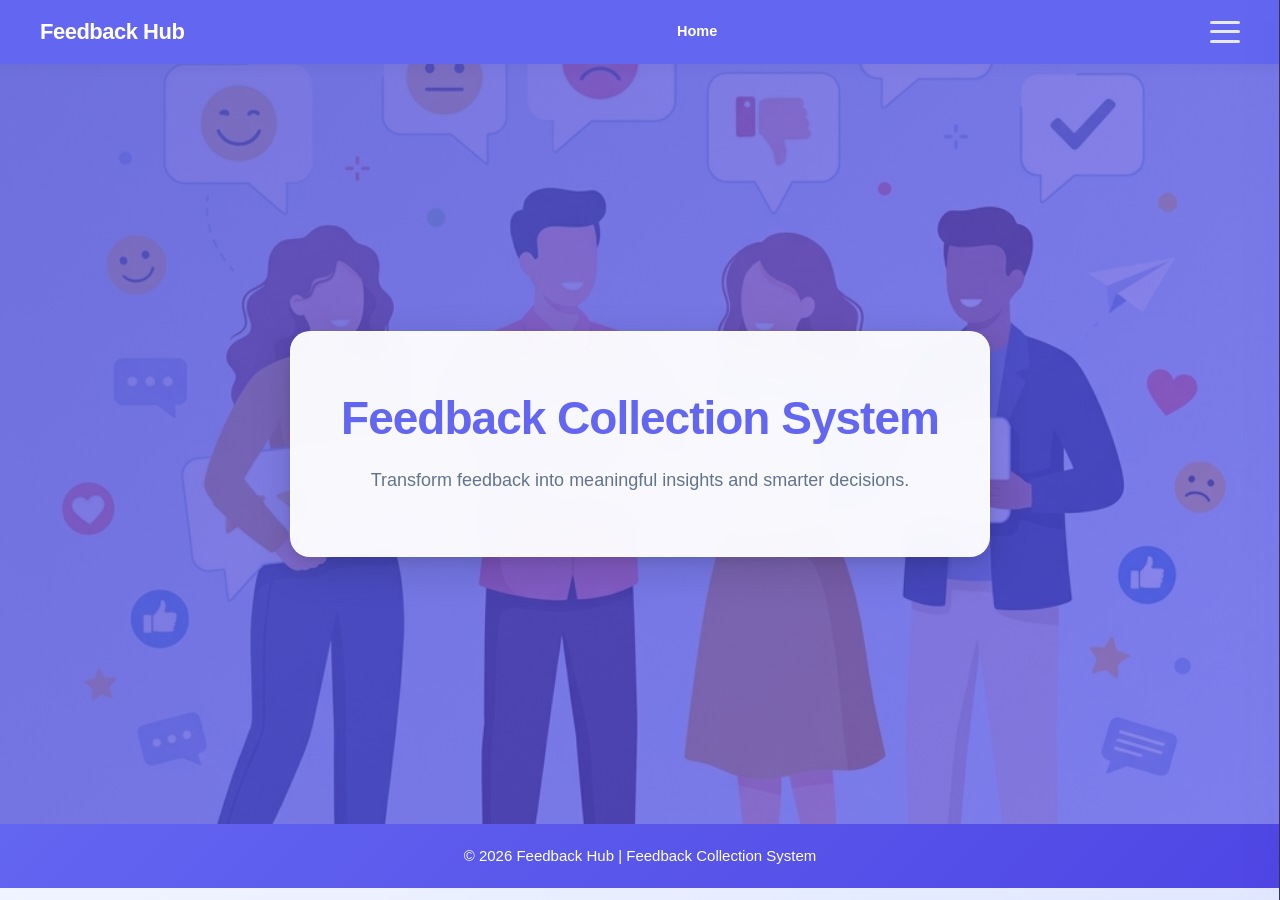
<file: index.html>
<!DOCTYPE html>
<html lang="en">

<head>
    <meta charset="UTF-8">
    <meta name="viewport" content="width=device-width, initial-scale=1.0">
    <title>Feedback Collection System | FEEDBACK HUB</title>
    <link rel="stylesheet" href="style.css">
</head>

<body>

    <!-- ===== NAVBAR ===== -->
    <nav class="navbar">
        <div class="brand" id="adminTrigger">Feedback Hub</div>

        <div class="nav-links">
            <a href="index.html" class="nav-link">Home</a>
            <!--<span class="nav-separator">|</span>
         <a href="admin.html" class="nav-link">Admin Dashboard</a>-->
        </div>

        <!-- Hamburger -->
        <div class="hamburger" onclick="openNav()">
            <span></span>
            <span></span>
            <span></span>
        </div>
    </nav>

    <!-- ===== SIDE NAV ===== -->
    <div id="sideNav" class="sidenav">
        <span class="closebtn" onclick="closeNav()">&times;</span>

        <a href="index.html">🏠 Home</a>
        <!--<a href="admin.html">📊 Admin Dashboard</a>-->
        <a href="service.html">📋 Service Feedback</a>
        <a href="product.html">📦 Product Feedback</a>
        <a href="training.html">🎓 Training & Course Feedback</a>
        <a href="event.html">🎉 Event Feedback</a>
        <a href="website.html">🌐 Website Feedback</a>
    </div>

    <!-- ===== HERO SECTION ===== -->
    <main class="hero">
        <div class="hero-card">
            <h1 style="color: var(--primary);">Feedback Collection System</h1>
            <p>
                Transform feedback into meaningful insights and smarter decisions.
            </p>
        </div>
    </main>

    <!-- ===== FOOTER ===== -->
    <footer>
        <p style="font-size: 15px;">© 2026 Feedback Hub | Feedback Collection System</p>
    </footer>

    <script src="script.js"></script>
</body>

</html>
</file>
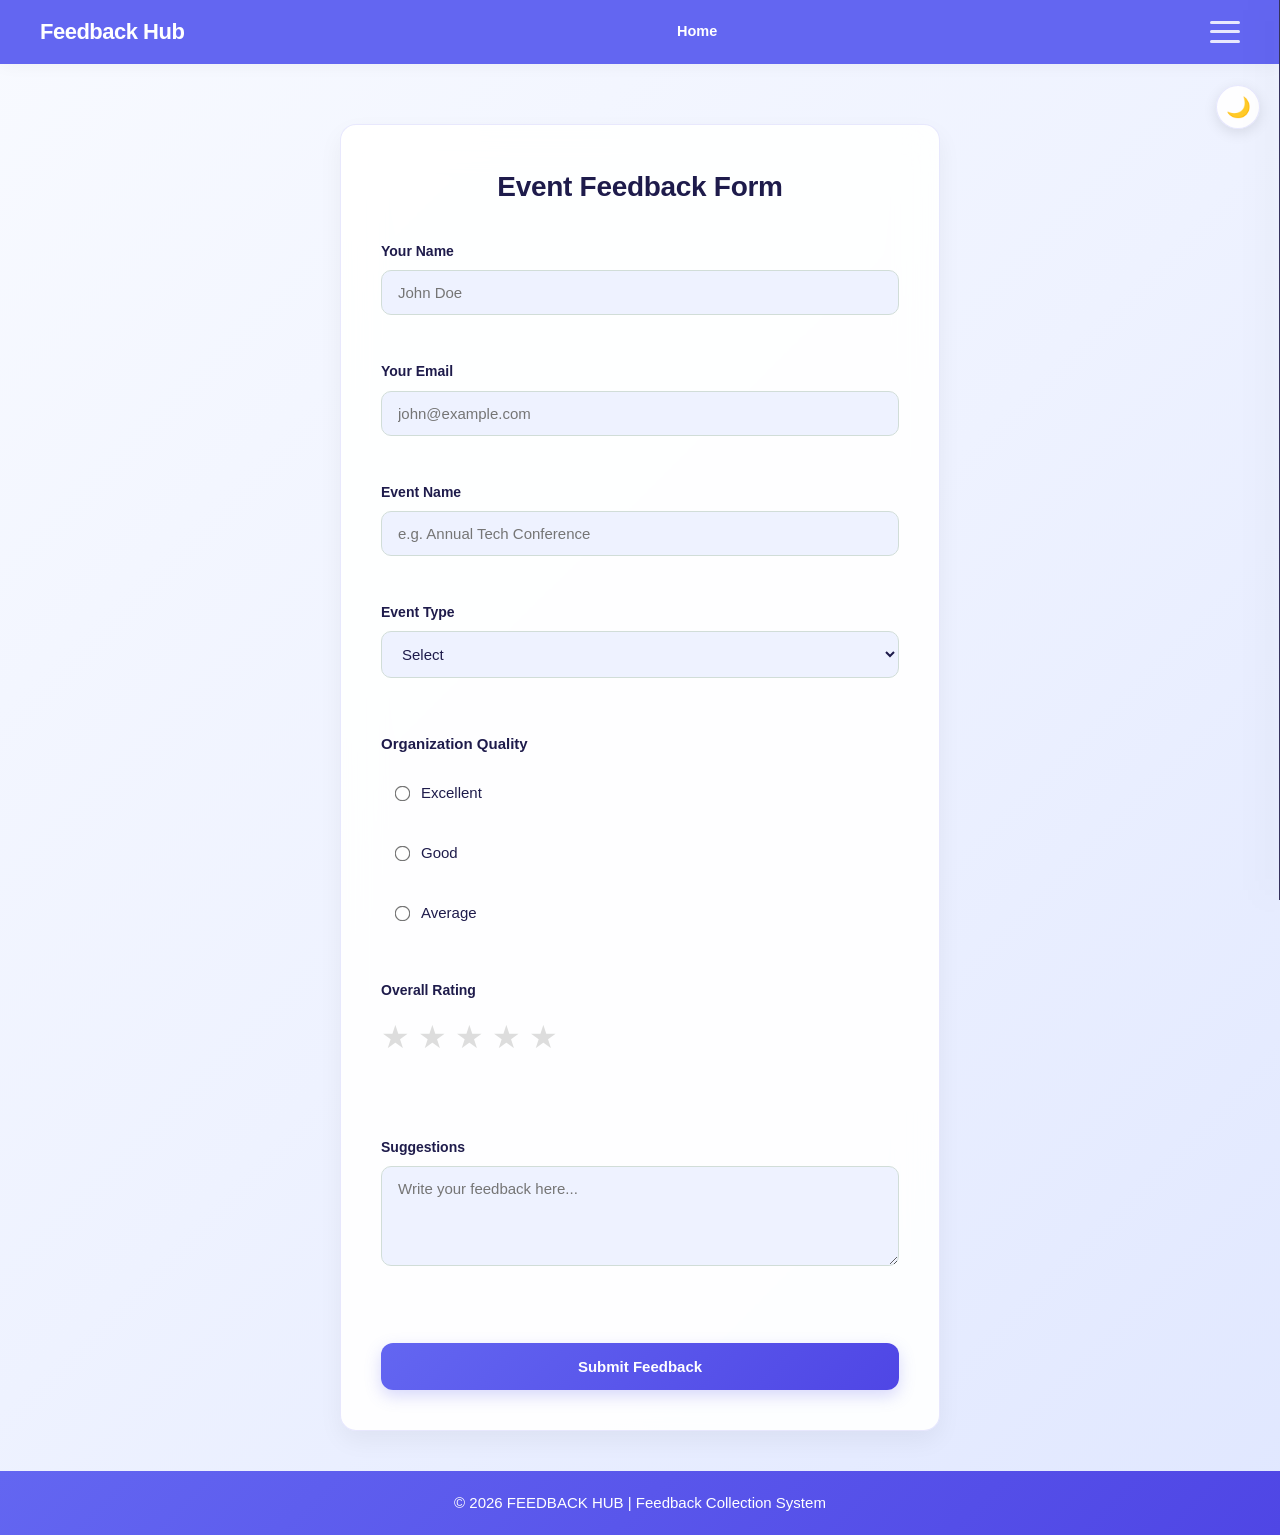
<file: event.html>
<!DOCTYPE html>
<html lang="en">

<head>
    <meta charset="UTF-8">
    <meta name="viewport" content="width=device-width, initial-scale=1.0">
    <title>Event Feedback</title>
    <link rel="stylesheet" href="style.css">
</head>

<body>

    <!-- ===== NAVBAR ===== -->
    <nav class="navbar">
        <div class="brand">Feedback Hub</div>

        <div class="nav-links">
            <a href="index.html" class="nav-link">Home</a>
            <!--<span class="nav-separator">|</span>
         <a href="admin.html" class="nav-link">Admin Dashboard</a>-->
        </div>

        <div class="hamburger" onclick="openNav()">
            <span></span>
            <span></span>
            <span></span>
        </div>
    </nav>

    <!-- ===== SIDE NAV ===== -->
    <div id="sideNav" class="sidenav">
        <span class="closebtn" onclick="closeNav()">&times;</span>

        <a href="index.html">🏠 Home</a>
        <!--<a href="admin.html">📊 Admin Dashboard</a>-->
        <a href="service.html">📋 Service Feedback</a>
        <a href="product.html">📦 Product Feedback</a>
        <a href="training.html">🎓 Training & Course Feedback</a>
        <a href="event.html">🎉 Event Feedback</a>
        <a href="website.html">🌐 Website Feedback</a>
    </div>

    <div id="themeToggle" class="theme-toggle">🌙</div>

    <div class="form-container">
        <h2>Event Feedback Form</h2>

        <form data-type="Event" class="feedback-form">
            <label>Your Name</label>
            <input type="text" name="name" required placeholder="John Doe">
            <small class="error"></small>

            <label>Your Email</label>
            <input type="email" name="email" required placeholder="john@example.com">
            <small class="error"></small>

            <label>Event Name</label>
            <input type="text" name="eventName" required placeholder="e.g. Annual Tech Conference">
            <small class="error"></small>

            <label>Event Type</label>
            <select name="eventType" required>
                <option value="">Select</option>
                <option>Workshop</option>
                <option>Seminar</option>
                <option>Competition</option>
                <option>Webinar</option>
                <option>Conference</option>
            </select>
            <small class="error"></small>

            <p class="section-label">Organization Quality</p>
            <div class="option-group">
                <div class="option-row">
                    <input type="radio" id="org-excellent" name="organization" value="Excellent" required>
                    <label for="org-excellent">Excellent</label>
                </div>
                <div class="option-row">
                    <input type="radio" id="org-good" name="organization" value="Good">
                    <label for="org-good">Good</label>
                </div>
                <div class="option-row">
                    <input type="radio" id="org-average" name="organization" value="Average">
                    <label for="org-average">Average</label>
                </div>
            </div>
            <small class="error"></small>

            <label>Overall Rating</label>
            <div class="stars" data-rating="0"></div>
            <small class="error"></small>

            <label>Suggestions</label>
            <textarea name="suggestions" required></textarea>
            <small class="error"></small>

            <button type="submit">Submit Feedback</button>
        </form>
    </div>

    <!-- ===== FOOTER ===== -->
    <footer>
        <p style="font-size: 15px;">© 2026 FEEDBACK HUB | Feedback Collection System</p>
    </footer>

    <script src="script.js"></script>
</body>

</html>
</file>
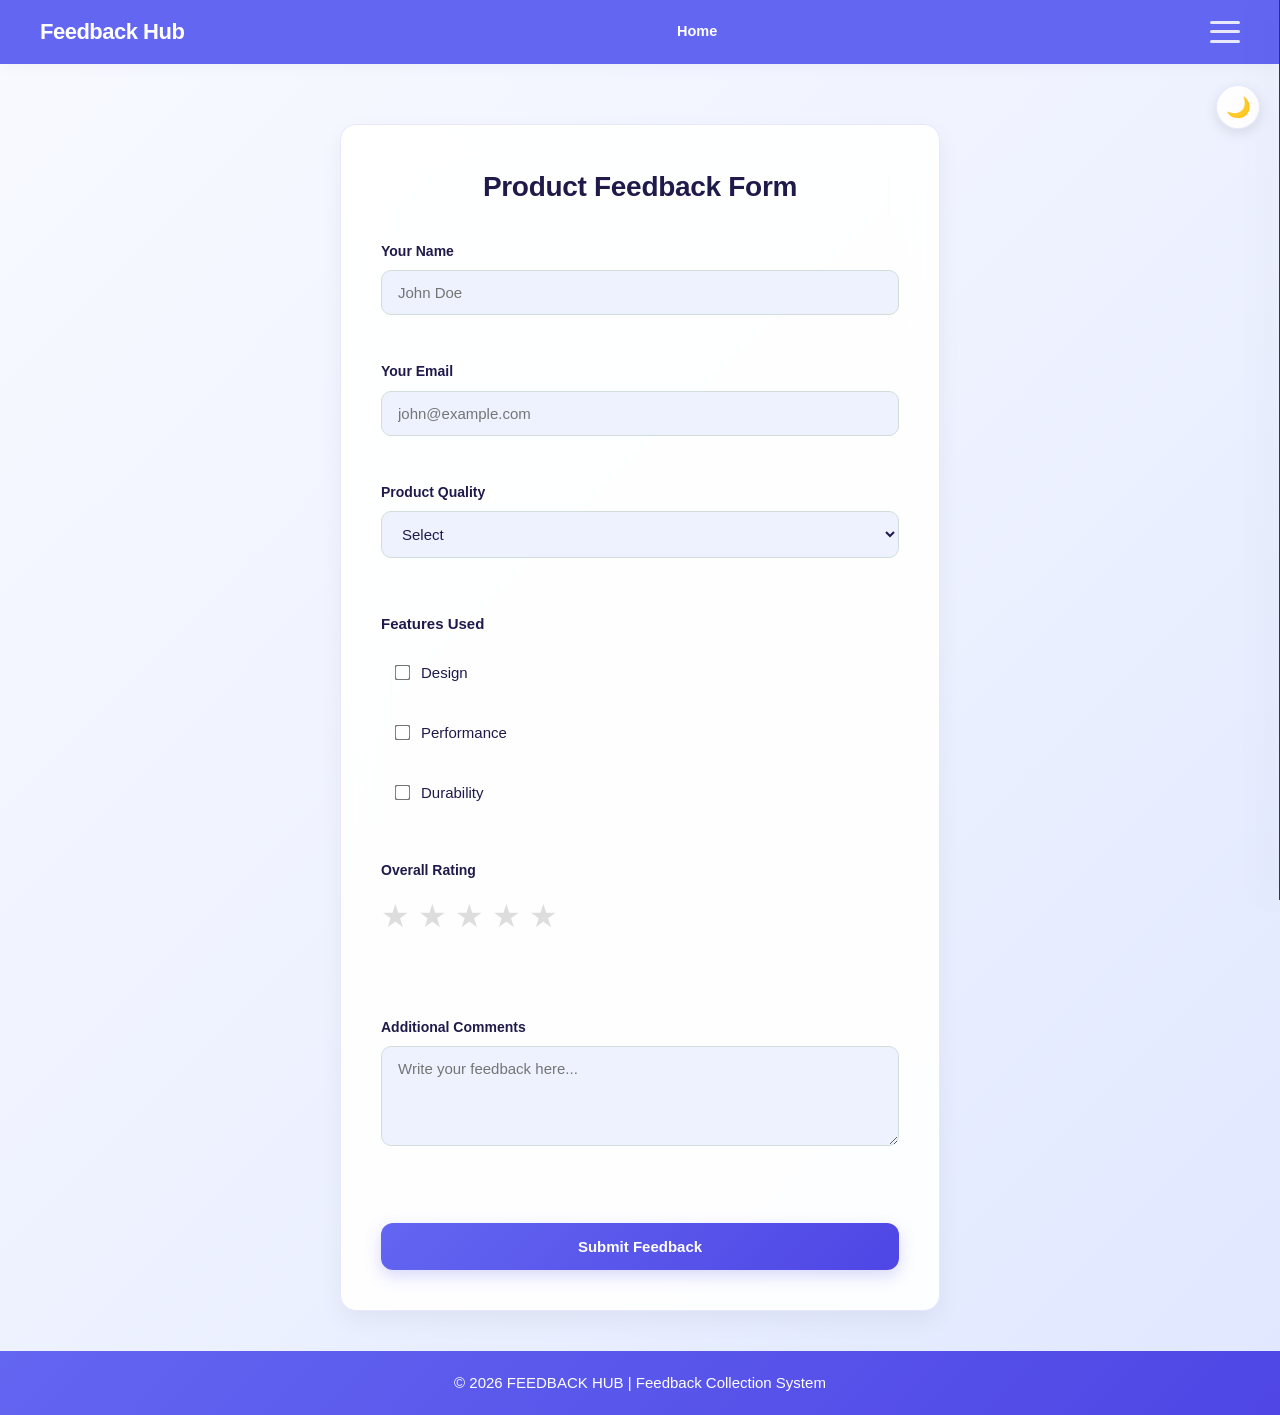
<file: product.html>
<!DOCTYPE html>
<html lang="en">

<head>
    <meta charset="UTF-8">
    <meta name="viewport" content="width=device-width, initial-scale=1.0">
    <title>Product Feedback</title>
    <link rel="stylesheet" href="style.css">
</head>

<body>

    <!-- ===== NAVBAR ===== -->
    <nav class="navbar">
        <div class="brand">Feedback Hub</div>

        <div class="nav-links">
            <a href="index.html" class="nav-link">Home</a>
            <!--<span class="nav-separator">|</span>
         <a href="admin.html" class="nav-link">Admin Dashboard</a>-->
        </div>

        <div class="hamburger" onclick="openNav()">
            <span></span>
            <span></span>
            <span></span>
        </div>
    </nav>

    <!-- ===== SIDE NAV ===== -->
    <div id="sideNav" class="sidenav">
        <span class="closebtn" onclick="closeNav()">&times;</span>

        <a href="index.html">🏠 Home</a>
        <!--<a href="admin.html">📊 Admin Dashboard</a>-->
        <a href="service.html">📋 Service Feedback</a>
        <a href="product.html">📦 Product Feedback</a>
        <a href="training.html">🎓 Training & Course Feedback</a>
        <a href="event.html">🎉 Event Feedback</a>
        <a href="website.html">🌐 Website Feedback</a>
    </div>

    <div id="themeToggle" class="theme-toggle">🌙</div>

    <div class="form-container">
        <h2>Product Feedback Form</h2>

        <form data-type="Product" class="feedback-form">
            <label>Your Name</label>
            <input type="text" name="name" required placeholder="John Doe">
            <small class="error"></small>

            <label>Your Email</label>
            <input type="email" name="email" required placeholder="john@example.com">
            <small class="error"></small>

            <label>Product Quality</label>
            <select name="productQuality" required>
                <option value="">Select</option>
                <option>Excellent</option>
                <option>Good</option>
                <option>Average</option>
                <option>Poor</option>
            </select>
            <small class="error"></small>

            <p class="section-label">Features Used</p>
            <div class="option-group">
                <div class="option-row">
                    <input type="checkbox" id="feature-design" name="features" value="Design">
                    <label for="feature-design">Design</label>
                </div>
                <div class="option-row">
                    <input type="checkbox" id="feature-performance" name="features" value="Performance">
                    <label for="feature-performance">Performance</label>
                </div>
                <div class="option-row">
                    <input type="checkbox" id="feature-durability" name="features" value="Durability">
                    <label for="feature-durability">Durability</label>
                </div>
            </div>
            <small class="error"></small>

            <label>Overall Rating</label>
            <div class="stars" data-rating="0"></div>
            <small class="error"></small>

            <label>Additional Comments</label>
            <textarea name="comments" required></textarea>
            <small class="error"></small>

            <button type="submit">Submit Feedback</button>
        </form>
    </div>

    <!-- ===== FOOTER ===== -->
    <footer>
        <p style="font-size: 15px;">© 2026 FEEDBACK HUB | Feedback Collection System</p>
    </footer>

    <script src="script.js"></script>
</body>

</html>
</file>
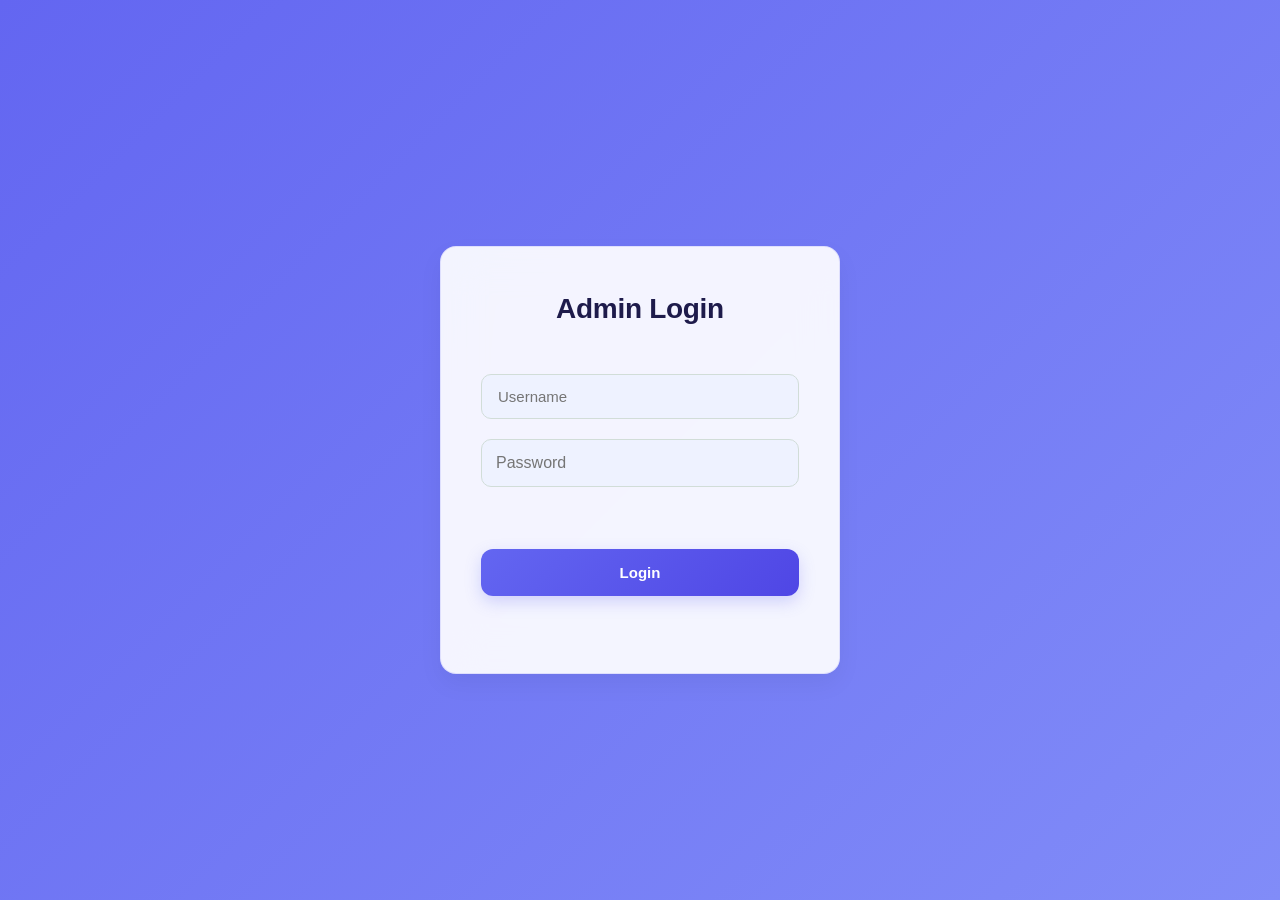
<file: secure-access.html>
<!DOCTYPE html>
<html lang="en">

<head>
    <meta charset="UTF-8">
    <meta name="viewport" content="width=device-width, initial-scale=1.0">
    <title>Admin Login</title>
    <link rel="stylesheet" href="style.css">
</head>

<body style="display:flex;justify-content:center;align-items:center;height:100vh;background:linear-gradient(135deg, var(--primary) 0%, var(--secondary) 100%);">

    <div class="form-container" style="max-width:400px;">
        <h2>Admin Login</h2>

        <form onsubmit="login(); return false;">
            <input type="text" class="login-input" id="user" placeholder="Username">
            <input type="password" class="login-input" id="pass" placeholder="Password">

            <br><br>

            <button type="submit">Login</button>

            <p id="error" class="error"></p>
        </form>
    </div>

    <script>

        function login() {

            if (
                document.getElementById("user").value === "admin"
                &&
                document.getElementById("pass").value === "4159"
            ) {
                localStorage.setItem("isAdmin", "true");
                window.location.href = "admin.html";
            }
            else {
                document.getElementById("error").innerText = "Invalid credentials";
            }

        }

    </script>
</body>

</html>
</file>
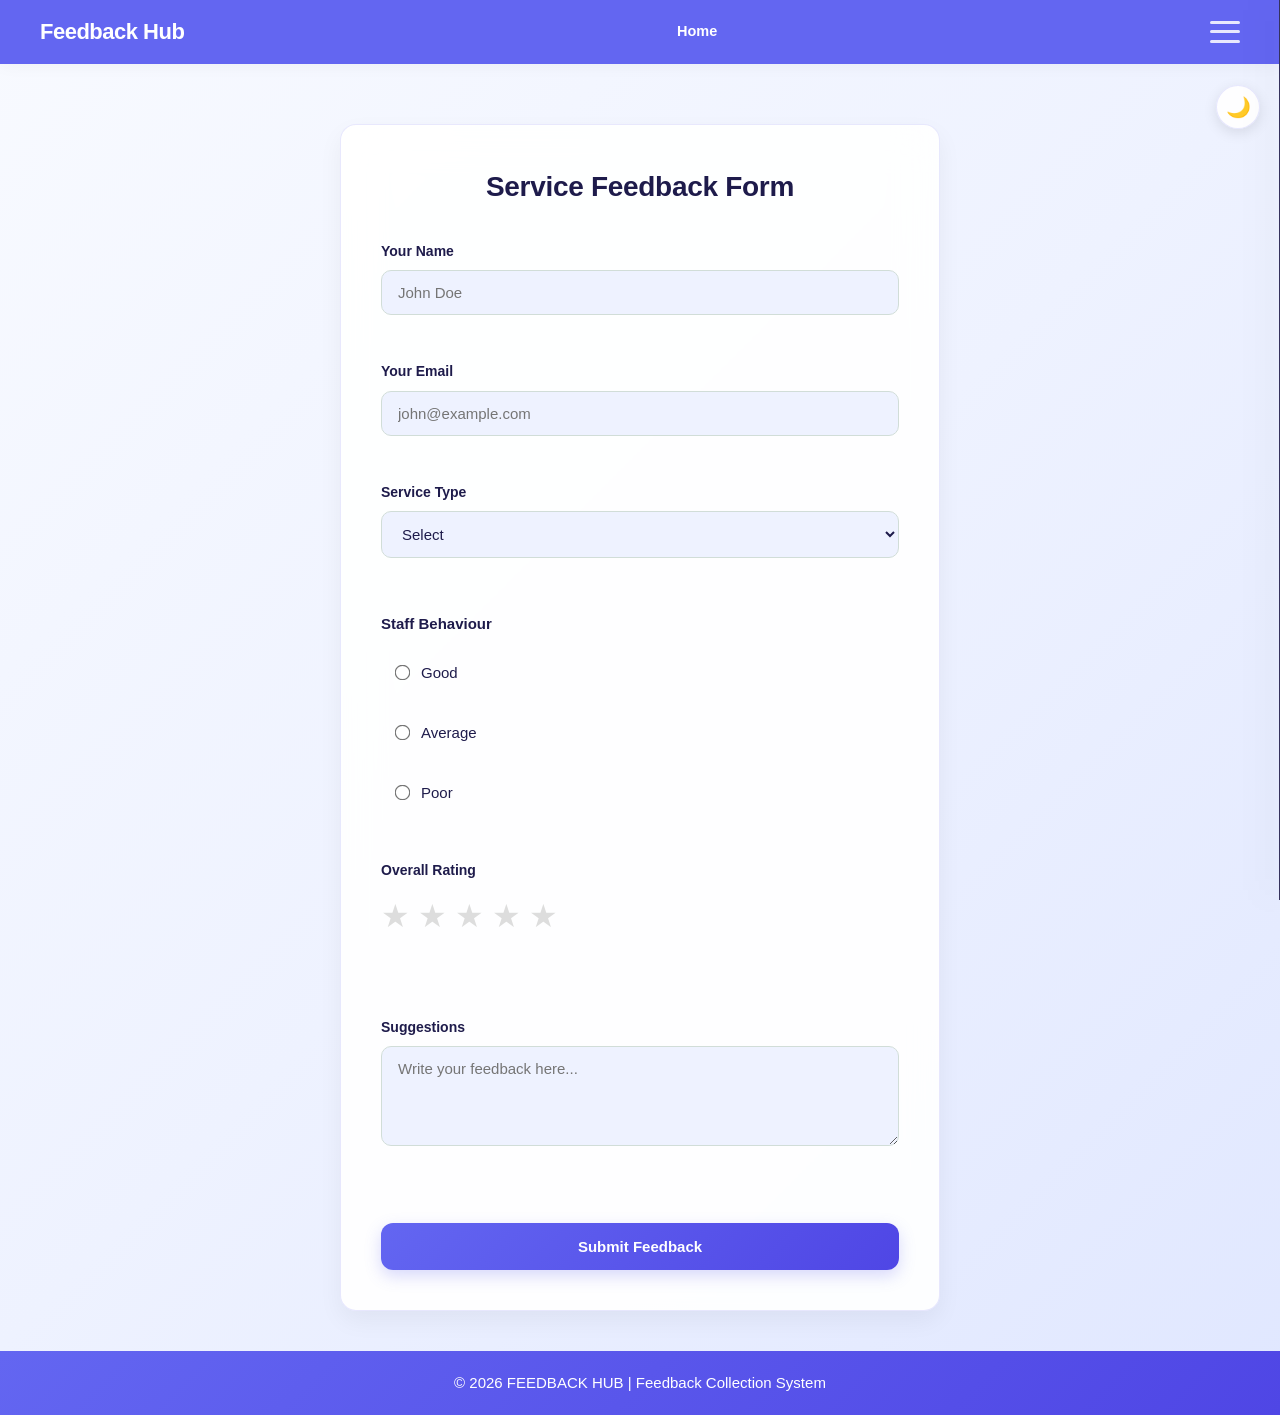
<file: service.html>
<!DOCTYPE html>
<html lang="en">

<head>
    <meta charset="UTF-8">
    <meta name="viewport" content="width=device-width, initial-scale=1.0">
    <title>Service Feedback</title>
    <link rel="stylesheet" href="style.css">
</head>

<body>

    <!-- ===== NAVBAR ===== -->
    <nav class="navbar">
        <div class="brand">Feedback Hub</div>

        <div class="nav-links">
            <a href="index.html" class="nav-link">Home</a>
            <!--<span class="nav-separator">|</span>
         <a href="admin.html" class="nav-link">Admin Dashboard</a>-->
        </div>

        <div class="hamburger" onclick="openNav()">
            <span></span>
            <span></span>
            <span></span>
        </div>
    </nav>

    <!-- ===== SIDE NAV ===== -->
    <div id="sideNav" class="sidenav">
        <span class="closebtn" onclick="closeNav()">&times;</span>

        <a href="index.html">🏠 Home</a>
        <!--<a href="admin.html">📊 Admin Dashboard</a>-->
        <a href="service.html">📋 Service Feedback</a>
        <a href="product.html">📦 Product Feedback</a>
        <a href="training.html">🎓 Training & Course Feedback</a>
        <a href="event.html">🎉 Event Feedback</a>
        <a href="website.html">🌐 Website Feedback</a>
    </div>

    <div id="themeToggle" class="theme-toggle">🌙</div>

    <div class="form-container">
        <h2>Service Feedback Form</h2>

        <form data-type="Service" class="feedback-form">
            <label>Your Name</label>
            <input type="text" name="name" required placeholder="John Doe">
            <small class="error"></small>

            <label>Your Email</label>
            <input type="email" name="email" required placeholder="john@example.com">
            <small class="error"></small>

            <label>Service Type</label>
            <select name="serviceType" required>
                <option value="">Select</option>
                <option>Customer Support</option>
                <option>Delivery</option>
                <option>After Sales</option>
            </select>
            <small class="error"></small>

            <p class="section-label">Staff Behaviour</p>
            <div class="option-group">
                <div class="option-row">
                    <input type="radio" id="staff-good" name="staffBehaviour" value="Good" required>
                    <label for="staff-good">Good</label>
                </div>
                <div class="option-row">
                    <input type="radio" id="staff-average" name="staffBehaviour" value="Average">
                    <label for="staff-average">Average</label>
                </div>
                <div class="option-row">
                    <input type="radio" id="staff-poor" name="staffBehaviour" value="Poor">
                    <label for="staff-poor">Poor</label>
                </div>
            </div>
            <small class="error"></small>

            <label>Overall Rating</label>
            <div class="stars" data-rating="0"></div>
            <small class="error"></small>

            <label>Suggestions</label>
            <textarea name="suggestions" required></textarea>
            <small class="error"></small>

            <button type="submit">Submit Feedback</button>
        </form>
    </div>

    <!-- ===== FOOTER ===== -->
    <footer>
        <p style="font-size: 15px;">© 2026 FEEDBACK HUB | Feedback Collection System</p>
    </footer>

    <script src="script.js"></script>
</body>

</html>
</file>
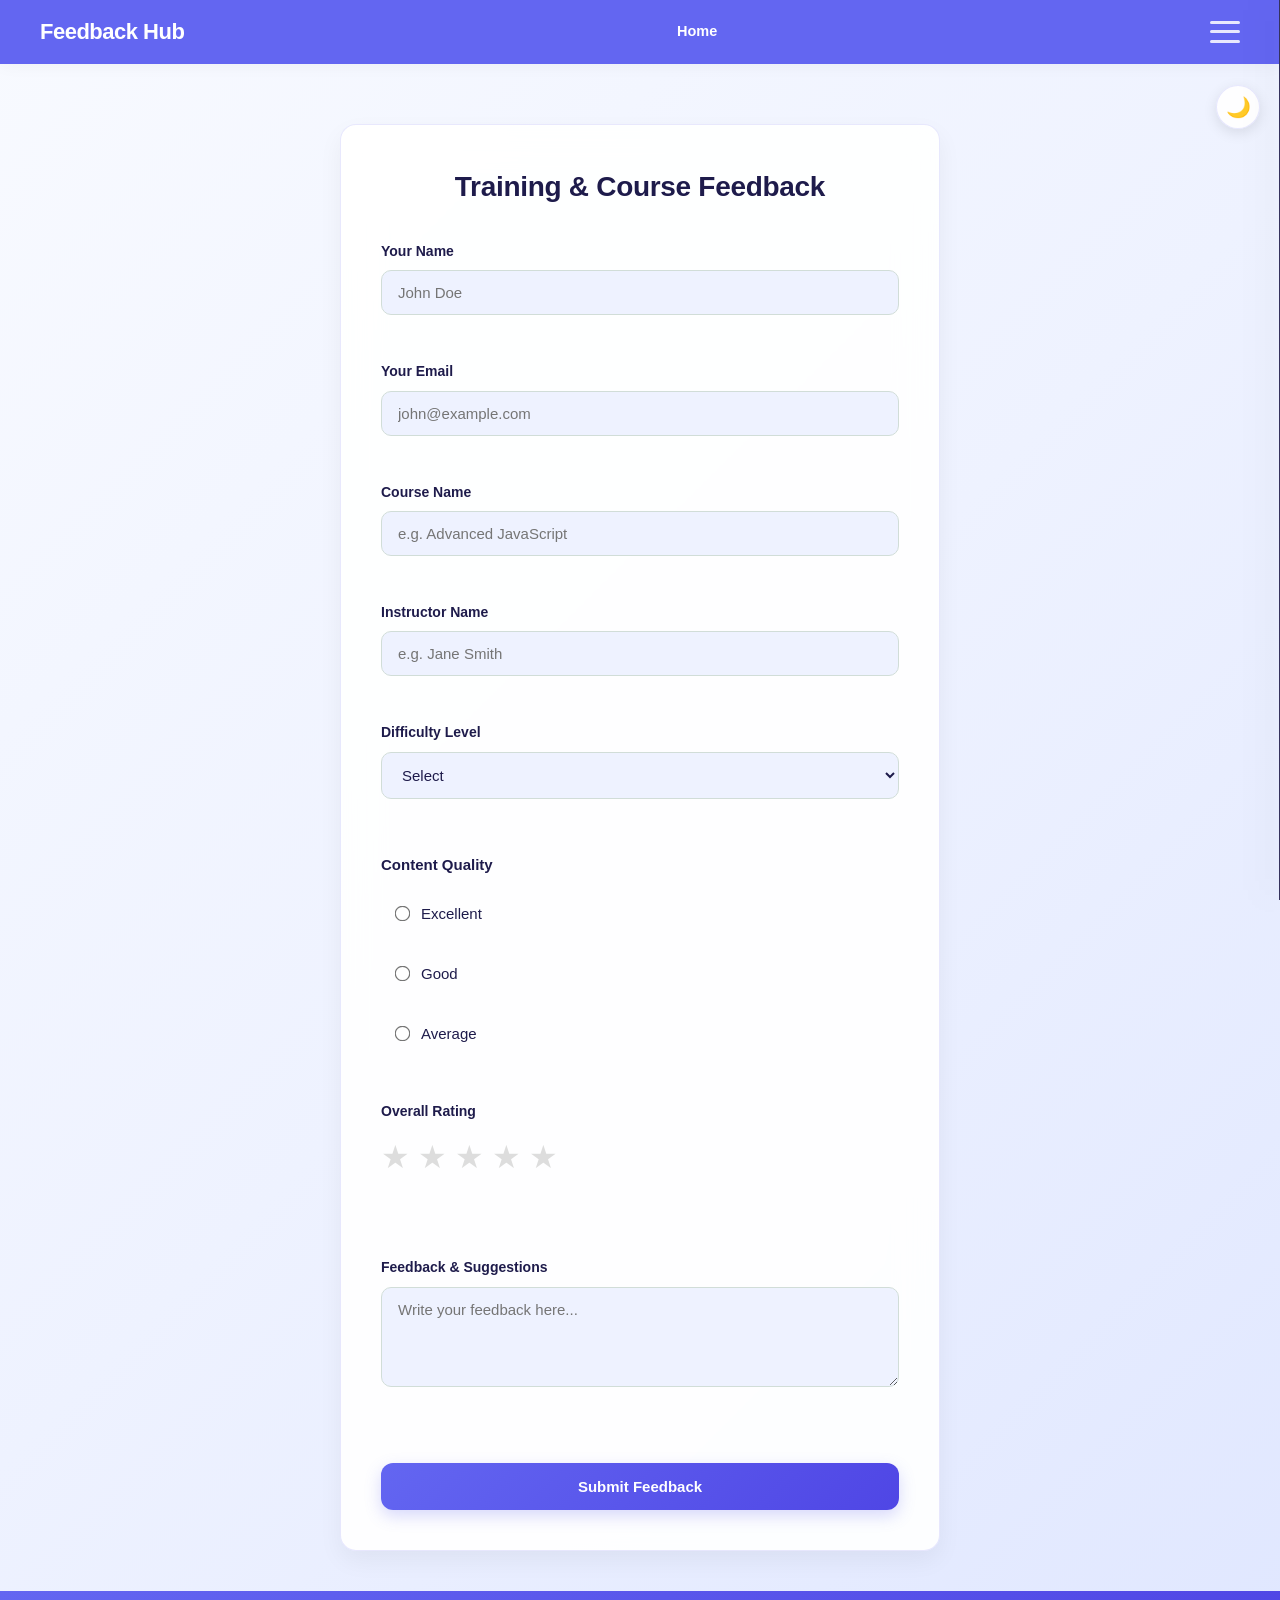
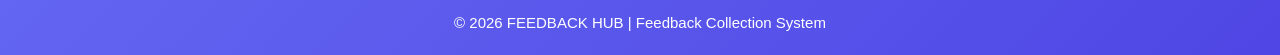
<file: training.html>
<!DOCTYPE html>
<html lang="en">

<head>
    <meta charset="UTF-8">
    <meta name="viewport" content="width=device-width, initial-scale=1.0">
    <title>Training Feedback</title>
    <link rel="stylesheet" href="style.css">
</head>

<body>

    <!-- ===== NAVBAR ===== -->
    <nav class="navbar">
        <div class="brand">Feedback Hub</div>

        <div class="nav-links">
            <a href="index.html" class="nav-link">Home</a>
            <!--<span class="nav-separator">|</span>
         <a href="admin.html" class="nav-link">Admin Dashboard</a>-->
        </div>

        <div class="hamburger" onclick="openNav()">
            <span></span>
            <span></span>
            <span></span>
        </div>
    </nav>

    <!-- ===== SIDE NAV ===== -->
    <div id="sideNav" class="sidenav">
        <span class="closebtn" onclick="closeNav()">&times;</span>

        <a href="index.html">🏠 Home</a>
        <!--<a href="admin.html">📊 Admin Dashboard</a>-->
        <a href="service.html">📋 Service Feedback</a>
        <a href="product.html">📦 Product Feedback</a>
        <a href="training.html">🎓 Training & Course Feedback</a>
        <a href="event.html">🎉 Event Feedback</a>
        <a href="website.html">🌐 Website Feedback</a>
    </div>

    <div id="themeToggle" class="theme-toggle">🌙</div>

    <div class="form-container">
        <h2>Training & Course Feedback</h2>

        <form data-type="Training" class="feedback-form">
            <label>Your Name</label>
            <input type="text" name="name" required placeholder="John Doe">
            <small class="error"></small>

            <label>Your Email</label>
            <input type="email" name="email" required placeholder="john@example.com">
            <small class="error"></small>

            <label>Course Name</label>
            <input type="text" name="courseName" required placeholder="e.g. Advanced JavaScript">
            <small class="error"></small>

            <label>Instructor Name</label>
            <input type="text" name="instructorName" required placeholder="e.g. Jane Smith">
            <small class="error"></small>

            <label>Difficulty Level</label>
            <select name="difficultyLevel" required>
                <option value="">Select</option>
                <option>Easy</option>
                <option>Medium</option>
                <option>Hard</option>
            </select>
            <small class="error"></small>

            <p class="section-label">Content Quality</p>
            <div class="option-group">
                <div class="option-row">
                    <input type="radio" id="content-excellent" name="contentQuality" value="Excellent" required>
                    <label for="content-excellent">Excellent</label>
                </div>
                <div class="option-row">
                    <input type="radio" id="content-good" name="contentQuality" value="Good">
                    <label for="content-good">Good</label>
                </div>
                <div class="option-row">
                    <input type="radio" id="content-average" name="contentQuality" value="Average">
                    <label for="content-average">Average</label>
                </div>
            </div>
            <small class="error"></small>

            <label>Overall Rating</label>
            <div class="stars" data-rating="0"></div>
            <small class="error"></small>

            <label>Feedback & Suggestions</label>
            <textarea name="feedback" required></textarea>
            <small class="error"></small>

            <button type="submit">Submit Feedback</button>
        </form>
    </div>

    <!-- ===== FOOTER ===== -->
    <footer>
        <p style="font-size: 15px;">© 2026 FEEDBACK HUB | Feedback Collection System</p>
    </footer>

    <script src="script.js"></script>
</body>

</html>
</file>
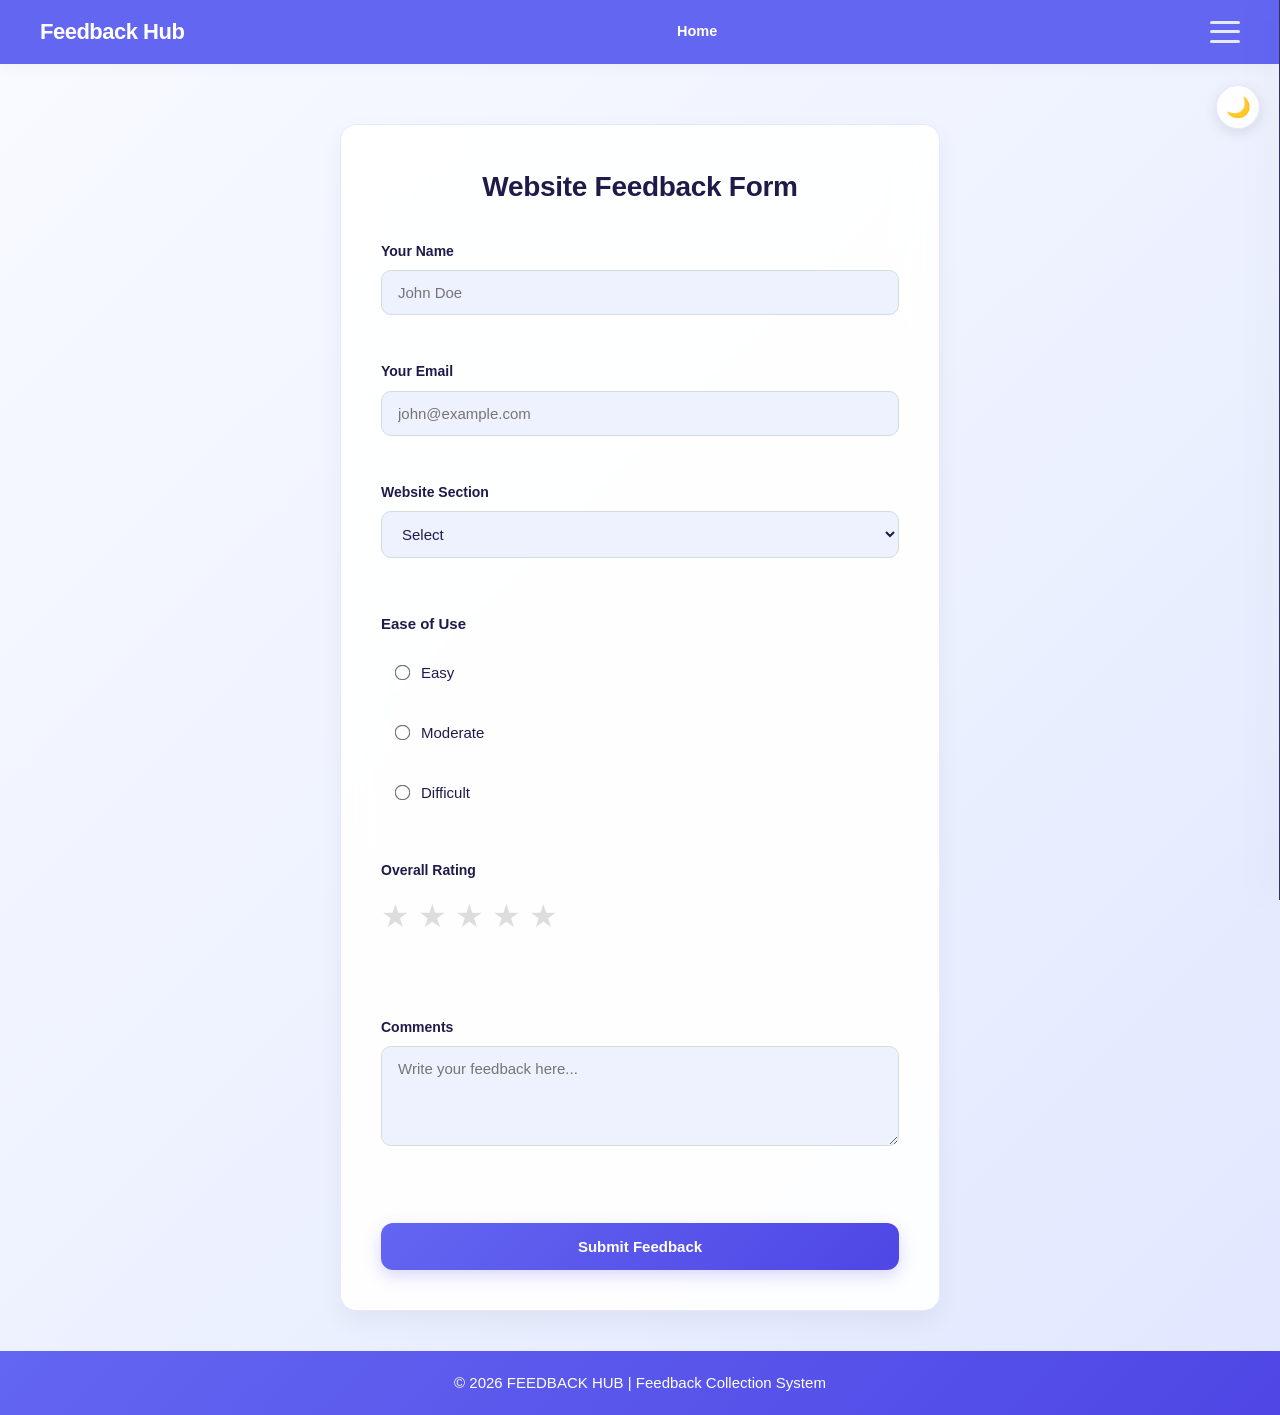
<file: website.html>
<!DOCTYPE html>
<html lang="en">

<head>
    <meta charset="UTF-8">
    <meta name="viewport" content="width=device-width, initial-scale=1.0">
    <title>Website Feedback</title>
    <link rel="stylesheet" href="style.css">
</head>

<body>

    <!-- ===== NAVBAR ===== -->
    <nav class="navbar">
        <div class="brand">Feedback Hub</div>

        <div class="nav-links">
            <a href="index.html" class="nav-link">Home</a>
            <!--<span class="nav-separator">|</span>
         <a href="admin.html" class="nav-link">Admin Dashboard</a>-->
        </div>

        <div class="hamburger" onclick="openNav()">
            <span></span>
            <span></span>
            <span></span>
        </div>
    </nav>

    <!-- ===== SIDE NAV ===== -->
    <div id="sideNav" class="sidenav">
        <span class="closebtn" onclick="closeNav()">&times;</span>

        <a href="index.html">🏠 Home</a>
        <!--<a href="admin.html">📊 Admin Dashboard</a>-->
        <a href="service.html">📋 Service Feedback</a>
        <a href="product.html">📦 Product Feedback</a>
        <a href="training.html">🎓 Training & Course Feedback</a>
        <a href="event.html">🎉 Event Feedback</a>
        <a href="website.html">🌐 Website Feedback</a>
    </div>

    <div id="themeToggle" class="theme-toggle">🌙</div>

    <div class="form-container">
        <h2>Website Feedback Form</h2>

        <form data-type="Website" class="feedback-form">
            <label>Your Name</label>
            <input type="text" name="name" required placeholder="John Doe">
            <small class="error"></small>

            <label>Your Email</label>
            <input type="email" name="email" required placeholder="john@example.com">
            <small class="error"></small>

            <label>Website Section</label>
            <select name="section" required>
                <option value="">Select</option>
                <option>Home</option>
                <option>Feedback Forms</option>
                <option>Navigation</option>
                <option>Overall Design</option>
            </select>
            <small class="error"></small>

            <p class="section-label">Ease of Use</p>
            <div class="option-group">
                <div class="option-row">
                    <input type="radio" id="ease-easy" name="ease" value="Easy" required>
                    <label for="ease-easy">Easy</label>
                </div>
                <div class="option-row">
                    <input type="radio" id="ease-moderate" name="ease" value="Moderate">
                    <label for="ease-moderate">Moderate</label>
                </div>
                <div class="option-row">
                    <input type="radio" id="ease-difficult" name="ease" value="Difficult">
                    <label for="ease-difficult">Difficult</label>
                </div>
            </div>
            <small class="error"></small>

            <label>Overall Rating</label>
            <div class="stars" data-rating="0"></div>
            <small class="error"></small>

            <label>Comments</label>
            <textarea name="comments" required></textarea>
            <small class="error"></small>

            <button type="submit">Submit Feedback</button>
        </form>
    </div>

    <!-- ===== FOOTER ===== -->
    <footer>
        <p style="font-size: 15px;">© 2026 FEEDBACK HUB | Feedback Collection System</p>
    </footer>

    <script src="script.js"></script>
</body>

</html>
</file>
<file: style.css>
/* ===== RESET ===== */
* {
    margin: 0;
    padding: 0;
    box-sizing: border-box;
    font-family: 'Poppins', sans-serif;
    cursor: default;
}

input[type="text"],
input[type="email"],
input[type="password"],
textarea {
    cursor: text;
}

/* ===== THEME VARIABLES ===== */
:root {
    --bg: #f8faff;
    --bg-grad: linear-gradient(135deg, #f8faff 0%, #eef2ff 50%, #e0e7ff 100%);
    --card: rgba(255, 255, 255, 0.92);
    --card-border: rgba(99, 102, 241, 0.15);
    --card-shadow: 0 10px 25px rgba(0, 0, 0, 0.05);
    --text: #1e1b4b;
    --text-muted: #64748b;
    --primary: #6366f1;
    --primary-dark: #4f46e5;
    --primary-glow: rgba(99, 102, 241, 0.15);
    --secondary: #818cf8;
    --accent: #eef2ff;
    --success: #10b981;
    --danger: #ef4444;
    --warning: #f59e0b;
    --gray: #94a3b8;
}

body.dark {
    --bg: #0f172a;
    --bg-grad: linear-gradient(135deg, #0f172a 0%, #1e1b4b 50%, #312e81 100%);
    --card: rgba(30, 41, 59, 0.85);
    --card-border: rgba(99, 102, 241, 0.2);
    --card-shadow: 0 16px 40px rgba(0, 0, 0, 0.4);
    --text: #f8fafc;
    --text-muted: #94a3b8;
    --primary: #818cf8;
    --primary-dark: #6366f1;
    --primary-glow: rgba(129, 140, 248, 0.2);
    --secondary: #6366f1;
    --accent: #1e293b;
}

body {
    background: var(--bg-grad);
    color: var(--text);
    min-height: 100vh;
    transition: background 0.4s ease, color 0.4s ease;
    -webkit-font-smoothing: antialiased;
    -moz-osx-font-smoothing: grayscale;
    line-height: 1.6;
}



/* ===== NAVBAR ===== */
.navbar {
    height: 64px;
    color: white;
    background-color: var(--primary);
    /*background: var(--card);*/
    backdrop-filter: blur(20px);
    -webkit-backdrop-filter: blur(20px);
    border-bottom: 1px solid var(--card-border);
    color: var(--text);
    display: flex;
    align-items: center;
    justify-content: space-between;
    padding: 0 40px;
    box-shadow: 0 2px 16px rgba(0, 0, 0, 0.04);
    position: sticky;
    top: 0;
    z-index: 1000;
}

.brand {
    font-size: 22px;
    font-weight: 800;
    letter-spacing: -0.5px;
    color: white;
    text-shadow: none;
}

.nav-links {
    display: flex;
    align-items: center;
    gap: 6px;
    white-space: nowrap;
}

.nav-link {
    display: inline-flex;
    align-items: center;
    font-size: 14.5px;
    font-weight: 600;
    color: #ffffff;
    text-decoration: none;
    line-height: 1;
    padding: 10px 16px;
    border-radius: 10px;
    transition: all 0.25s ease;
}

.nav-link:hover {
    color: white;
    background: rgba(255, 255, 255, 0.15);
    transform: translateY(-1px);
}

.nav-link::after {
    display: none;
}

.nav-separator {
    display: none;
}

/* ===== HAMBURGER ===== */
.hamburger {
    width: 30px;
    height: 22px;
    display: flex;
    flex-direction: column;
    justify-content: space-between;
    cursor: pointer;
    z-index: 100;
}

.hamburger span {
    height: 3px;
    width: 100%;
    background: rgba(255, 255, 255, 0.85);
    border-radius: 4px;
    transition: 0.3s;
}

.hamburger:hover span {
    background: white;
}

/* ===== SIDE NAV ===== */
.sidenav {
    height: 100%;
    width: 0;
    position: fixed;
    top: 0;
    right: 0;
    background: #1e1b4b;
    backdrop-filter: blur(30px);
    -webkit-backdrop-filter: blur(30px);
    border-left: 1px solid rgba(255, 255, 255, 0.1);
    overflow-x: hidden;
    transition: 0.4s cubic-bezier(0.4, 0, 0.2, 1);
    padding-top: 80px;
    z-index: 9999;
    box-shadow: -10px 0 30px rgba(0, 0, 0, 0.4);
}

.sidenav a {
    padding: 16px 30px;
    text-decoration: none;
    font-size: 15px;
    font-weight: 500;
    color: #a5b4fc;
    display: block;
    transition: 0.3s;
    border-left: 4px solid transparent;
}

.sidenav a:hover {
    background: rgba(255, 255, 255, 0.05);
    color: #ffffff;
    border-left-color: var(--primary);
    padding-left: 36px;
}

.closebtn {
    position: absolute;
    top: 15px;
    left: 25px;
    font-size: 36px;
    cursor: pointer;
    color: #a5b4fc;
    transition: transform 0.3s ease, color 0.3s ease;
}

.closebtn:hover {
    transform: rotate(90deg);
    color: var(--danger);
}

/* ===== HERO SECTION ===== */
.hero {
    min-height: calc(100vh - 140px);
    background:
        linear-gradient(135deg, rgba(88, 86, 214, 0.82) 0%, rgba(79, 70, 229, 0.65) 100%),
        url("hero-bg.png");
    background-size: cover;
    background-position: center;
    background-repeat: no-repeat;
    display: flex;
    align-items: center;
    justify-content: center;
    padding: 40px 20px;
}

.hero-card {
    background: rgba(255, 255, 255, 0.95);
    backdrop-filter: blur(20px);
    -webkit-backdrop-filter: blur(20px);
    border: 1px solid rgba(255, 255, 255, 0.6);
    box-shadow: 0 12px 40px rgba(0, 0, 0, 0.15), 0 4px 12px rgba(0, 0, 0, 0.08);
    padding: 60px 50px;
    max-width: 700px;
    width: 90%;
    border-radius: 20px;
    text-align: center;
    animation: fadeInUp 0.8s ease;
    transition: transform 0.35s cubic-bezier(0.34, 1.56, 0.64, 1),
        box-shadow 0.35s ease;
    cursor: default;
}

.hero-card:hover {
    transform: translateY(-8px) scale(1.015);
    box-shadow: 0 24px 60px rgba(0, 0, 0, 0.22), 0 8px 20px rgba(0, 0, 0, 0.12);
}

.hero-card h1 {
    font-size: 46px;
    margin-bottom: 20px;
    color: var(--text);
    font-weight: 800;
    line-height: 1.15;
    letter-spacing: -1px;
}

.hero-card p {
    font-size: 18px;
    color: var(--text-muted);
    line-height: 1.7;
}

/* ===== DARK MODE TOGGLE ===== */
.theme-toggle {
    position: fixed;
    top: 85px;
    right: 20px;
    width: 44px;
    height: 44px;
    border-radius: 50%;
    background: var(--card);
    color: var(--text);
    display: flex;
    align-items: center;
    justify-content: center;
    cursor: pointer;
    box-shadow: 0 4px 14px rgba(0, 0, 0, 0.1);
    z-index: 100;
    transition: all 0.3s ease;
    font-size: 20px;
    border: 1px solid var(--card-border);
}

.theme-toggle:hover {
    transform: scale(1.1) rotate(20deg);
    box-shadow: 0 6px 20px rgba(0, 0, 0, 0.15);
}

/* ===== FORM CONTAINER ===== */
.form-container {
    max-width: 600px;
    margin: 60px auto 40px;
    background: var(--card);
    backdrop-filter: blur(20px);
    -webkit-backdrop-filter: blur(20px);
    border: 1px solid var(--card-border);
    padding: 40px;
    border-radius: 16px;
    box-shadow: var(--card-shadow);
    animation: fadeInUp 0.6s ease;
}

.form-container h2 {
    text-align: center;
    margin-bottom: 30px;
    font-size: 28px;
    color: var(--text);
    font-weight: 800;
    letter-spacing: -0.3px;
}

/* ===== FORM ELEMENTS ===== */
label {
    font-weight: 600;
    display: block;
    margin-bottom: 8px;
    color: var(--text);
    font-size: 14px;
}

input[type="text"],
input[type="email"],
select,
textarea {
    width: 100%;
    padding: 13px 16px;
    margin-bottom: 8px;
    border-radius: 10px;
    border: 1.5px solid #d1ddd8;
    background: var(--accent);
    color: var(--text);
    font-size: 15px;
    transition: all 0.3s ease;
}

input[type="text"]:focus,
input[type="email"]:focus,
select:focus,
textarea:focus {
    outline: none;
    border-color: var(--primary);
    background: var(--card);
    box-shadow: 0 0 0 4px var(--primary-glow);
}

/* Error state for inputs */
input[type="text"].error-input,
input[type="email"].error-input,
select.error-input,
textarea.error-input {
    border-color: var(--danger) !important;
    box-shadow: 0 0 0 4px rgba(217, 85, 80, 0.12);
}

textarea {
    min-height: 100px;
    resize: vertical;
    font-family: inherit;
}

/* ===== ERROR MESSAGES ===== */
.error {
    display: block;
    color: var(--danger);
    font-size: 13px;
    margin-top: 4px;
    margin-bottom: 15px;
    font-weight: 600;
    min-height: 18px;
    animation: errorShake 0.3s ease;
}

.error:not(:empty) {
    padding: 8px 12px;
    background: rgba(217, 85, 80, 0.08);
    border-radius: 8px;
    border-left: 3px solid var(--danger);
}

@keyframes errorShake {

    0%,
    100% {
        transform: translateX(0);
    }

    25% {
        transform: translateX(-5px);
    }

    75% {
        transform: translateX(5px);
    }
}

/* ===== SECTION LABELS ===== */
.section-label {
    font-weight: 600;
    margin-bottom: 12px;
    margin-top: 24px;
    display: block;
    color: var(--text);
    font-size: 15px;
}

/* ===== RADIO & CHECKBOX GROUPS ===== */
.option-group {
    display: flex;
    flex-direction: column;
    gap: 10px;
    margin-bottom: 8px;
}

.option-row {
    display: flex;
    align-items: center;
    gap: 12px;
    padding: 12px 14px;
    border-radius: 10px;
    border: 1px solid transparent;
    transition: all 0.25s ease;
    cursor: pointer;
}

.option-row:hover {
    background: var(--primary-glow);
    border-color: var(--primary-glow);
    transform: translateX(2px);
}

.option-row input[type="radio"],
.option-row input[type="checkbox"] {
    width: auto !important;
    margin: 0 !important;
    padding: 0 !important;
    transform: scale(1.2);
    accent-color: var(--primary);
    cursor: pointer;
}

.option-row label {
    display: inline !important;
    margin: 0 !important;
    padding: 0 !important;
    cursor: pointer;
    font-size: 15px;
    font-weight: 500;
    user-select: none;
}

/* ===== STAR RATING ===== */
.stars {
    display: flex;
    gap: 8px;
    margin: 10px 0 8px;
}

.stars span {
    font-size: 36px;
    cursor: pointer;
    color: #d1ddd8;
    transition: all 0.2s cubic-bezier(0.4, 0, 0.2, 1);
    display: inline-block;
    user-select: none;
}

.stars span:hover {
    transform: scale(1.2);
}

/* ===== BUTTONS ===== */
button {
    width: 100%;
    padding: 15px;
    background: linear-gradient(135deg, var(--primary) 0%, var(--primary-dark) 100%);
    color: white;
    border: none;
    border-radius: 12px;
    cursor: pointer;
    font-size: 15px;
    font-weight: 600;
    margin-top: 24px;
    transition: all 0.3s cubic-bezier(0.34, 1.56, 0.64, 1);
    box-shadow: 0 6px 16px rgba(99, 102, 241, 0.25);
}

button:hover {
    transform: translateY(-3px) scale(1.01);
    box-shadow: 0 10px 24px rgba(99, 102, 241, 0.35);
}

button:active {
    transform: translateY(0) scale(0.99);
    box-shadow: 0 2px 8px rgba(99, 102, 241, 0.2);
    transition-duration: 0.08s;
}

/* Disabled state */
button:disabled {
    transform: none !important;
    box-shadow: none !important;
    opacity: 0.6;
    cursor: not-allowed;
}

/* ===== ADMIN TABLE ===== */
.admin-table {
    width: 100%;
    border-collapse: separate;
    border-spacing: 0;
    margin: 30px 0;
    background: var(--card);
    border: 1px solid var(--card-border);
    border-radius: 16px;
    overflow: hidden;
    box-shadow: var(--card-shadow);
}

.admin-table thead {
    background: linear-gradient(135deg, rgba(99, 102, 241, 0.08), rgba(129, 140, 248, 0.12));
}

.admin-table th {
    padding: 16px 18px;
    text-align: left;
    font-weight: 700;
    font-size: 12px;
    text-transform: uppercase;
    letter-spacing: 0.8px;
    color: var(--primary);
    border-bottom: 2px solid var(--card-border);
}

.admin-table td {
    padding: 14px 18px;
    border-bottom: 1px solid var(--card-border);
    font-size: 14px;
    color: var(--text);
    transition: background 0.3s ease;
}

/* Zebra striping */
.admin-table tbody tr:nth-child(even) td {
    background: rgba(99, 102, 241, 0.03);
}

.admin-table tbody tr {
    transition: all 0.25s ease;
}

.admin-table tbody tr:hover td {
    background: var(--primary-glow);
}

.admin-table tbody tr:last-child td {
    border-bottom: none;
}

/* ===== CHART CONTAINER ===== */
.chart-container {
    max-width: 100%;
    margin: 24px 0;
    background: var(--card);
    border: 1px solid var(--card-border);
    padding: 28px;
    border-radius: 16px;
    box-shadow: var(--card-shadow);
    min-height: 300px;
    position: relative;
    transition: transform 0.3s ease, box-shadow 0.3s ease;
}

.chart-container:hover {
    transform: translateY(-3px);
    box-shadow: 0 16px 36px rgba(0, 0, 0, 0.08);
}

/* ===== FOOTER ===== */
footer {
    background: linear-gradient(135deg, var(--primary) 0%, var(--primary-dark) 100%);
    color: white;
    text-align: center;
    padding: 20px;
    font-size: 14px;
    margin-top: auto;
}

/* ===== ANIMATIONS ===== */
@keyframes fadeInUp {
    from {
        opacity: 0;
        transform: translateY(24px);
    }

    to {
        opacity: 1;
        transform: translateY(0);
    }
}

@keyframes fadeIn {
    from {
        opacity: 0;
    }

    to {
        opacity: 1;
    }
}

/* ===== RESPONSIVE DESIGN ===== */
@media (max-width: 768px) {
    .navbar {
        padding: 0 20px;
    }

    .brand {
        font-size: 19px;
    }

    .nav-links {
        display: none !important;
    }

    .hamburger {
        display: flex !important;
    }

    .hero-card {
        padding: 40px 28px;
        width: 95%;
    }

    .hero-card h1 {
        font-size: 30px;
    }

    .hero-card p {
        font-size: 15px;
    }

    .form-container {
        margin: 40px 16px;
        padding: 28px 22px;
    }

    .form-container h2 {
        font-size: 24px;
    }

    .theme-toggle {
        top: 78px;
        right: 14px;
        width: 40px;
        height: 40px;
    }

    .admin-table {
        font-size: 13px;
    }

    .admin-table th,
    .admin-table td {
        padding: 10px 8px;
    }
}

@media (max-width: 480px) {
    .hero-card h1 {
        font-size: 24px;
    }

    .hero-card p {
        font-size: 14px;
    }

    .stars span {
        font-size: 28px;
    }

    .form-container {
        padding: 22px 18px;
    }
}

/* ===== ACCESSIBILITY ===== */
*:focus-visible {
    outline: 2px solid var(--primary);
    outline-offset: 2px;
}

/* ===== SMOOTH SCROLLING ===== */
html {
    scroll-behavior: smooth;
}

/* ===== SELECTION COLOR ===== */
::selection {
    background: var(--primary);
    color: white;
}

.login-input {
    width: 100%;
    padding: 14px;
    margin: 12px 0;
    border-radius: 10px;
    border: 1.5px solid #d1ddd8;
    background: var(--accent);
    font-size: 16px;
    transition: 0.3s;
}

.login-input:focus {
    border-color: var(--primary);
    background: white;
    outline: none;
    box-shadow: 0 0 0 4px var(--primary-glow);
}


/* =====================================================
   MICRO-ANIMATION ENHANCEMENTS
   Purely additive — overrides nothing, only upgrades
   ===================================================== */

/* ── Button: deeper lift + press feel ── */
button {
    transition: transform 0.2s cubic-bezier(0.34, 1.56, 0.64, 1),
        box-shadow 0.2s ease,
        opacity 0.2s ease;
    will-change: transform, box-shadow;
}

button:hover {
    transform: translateY(-3px) scale(1.015);
    box-shadow: 0 10px 24px rgba(99, 102, 241, 0.35);
}

button:active {
    transform: translateY(1px) scale(0.98);
    box-shadow: 0 2px 8px rgba(99, 102, 241, 0.2);
    transition-duration: 0.08s;
}

/* ── Star: hover glow + click bounce ── */
@keyframes starPop {
    0% {
        transform: scale(1.2);
    }

    40% {
        transform: scale(1.5);
    }

    70% {
        transform: scale(0.95);
    }

    100% {
        transform: scale(1.15);
    }
}

.stars span {
    transition: color 0.18s ease,
        transform 0.18s cubic-bezier(0.34, 1.56, 0.64, 1),
        filter 0.18s ease;
    will-change: transform, color;
}

.stars span:hover {
    transform: scale(1.25);
    filter: drop-shadow(0 0 6px rgba(255, 200, 0, 0.5));
}

/* Triggered by JS on click: adds then removes this class */
.stars span.star-pop {
    animation: starPop 0.3s cubic-bezier(0.34, 1.56, 0.64, 1) both;
}

/* ── Input / Select: focus lift ── */
input[type="text"]:focus,
input[type="email"]:focus,
select:focus,
textarea:focus {
    transform: translateY(-1px);
    transition: border-color 0.25s ease,
        box-shadow 0.25s ease,
        transform 0.25s ease;
}

/* ── Form container: subtle entrance for page load ── */
.form-container {
    animation: fadeInUp 0.5s cubic-bezier(0.22, 1, 0.36, 1) both;
}

/* ── Nav links: smoother hover ── */
.nav-link {
    transition: color 0.2s ease, transform 0.2s ease, background 0.2s ease;
}

.nav-link:hover {
    transform: translateY(-1px);
}

/* ── Theme toggle: smoother spring spin ── */
.theme-toggle {
    transition: transform 0.3s cubic-bezier(0.34, 1.56, 0.64, 1),
        box-shadow 0.3s ease;
}

.theme-toggle:hover {
    transform: scale(1.15) rotate(22deg);
    box-shadow: 0 8px 24px rgba(0, 0, 0, 0.15);
}

/* ── Reduce motion: respect user preference ── */
@media (prefers-reduced-motion: reduce) {

    *,
    *::before,
    *::after {
        animation-duration: 0.01ms !important;
        transition-duration: 0.01ms !important;
    }
}

/* ===== SMART SUMMARY BOX ===== */
.summary-box {
    display: flex;
    align-items: center;
    gap: 14px;
    background: var(--card);
    padding: 18px 22px;
    border-radius: 14px;
    margin: 0 0 24px;
    box-shadow: var(--card-shadow);
    border-left: 5px solid var(--primary);
    transition: border-color 0.4s ease, background 0.3s ease;
    animation: fadeInUp 0.5s ease both;
}

.summary-box .summary-icon {
    font-size: 26px;
    flex-shrink: 0;
    line-height: 1;
}

.summary-box .summary-body {
    display: flex;
    flex-direction: column;
    gap: 2px;
}

.summary-box .summary-label {
    font-size: 11px;
    font-weight: 700;
    text-transform: uppercase;
    letter-spacing: 0.8px;
    color: var(--gray);
}

.summary-box .summary-text {
    font-size: 15px;
    font-weight: 500;
    color: var(--text);
    line-height: 1.5;
}

.summary-box .summary-highlight {
    font-weight: 700;
    color: var(--primary);
    text-transform: capitalize;
    background: var(--primary-glow);
    padding: 1px 7px;
    border-radius: 5px;
}

body.dark .summary-box {
    box-shadow: 0 4px 16px rgba(0, 0, 0, 0.25);
}

/* ============================== */

/* ===== SENTIMENT PIE CHART ===== */

.sentiment-chart-container {
    display: block;
    padding: 24px 30px;
    height: 380px;
    min-height: 380px;
}

.sentiment-chart-container canvas {
    display: block;
    margin: 0 auto;
    max-width: 340px;
}

/* Empty-state message shown when no data exists */
.sentiment-chart-empty {
    text-align: center;
    font-size: 15px;
    font-weight: 500;
    color: var(--gray);
    padding: 20px 0;
    margin: 0;
}

/* ================================= */

/* ===== SMART DYNAMIC PLACEHOLDER ===== */

.feedback-form textarea::placeholder {
    transition: opacity 0.15s ease;
    opacity: 1;
}

.feedback-form textarea.ph-fade::placeholder {
    opacity: 0;
}

/* ======================================= */
</file>
